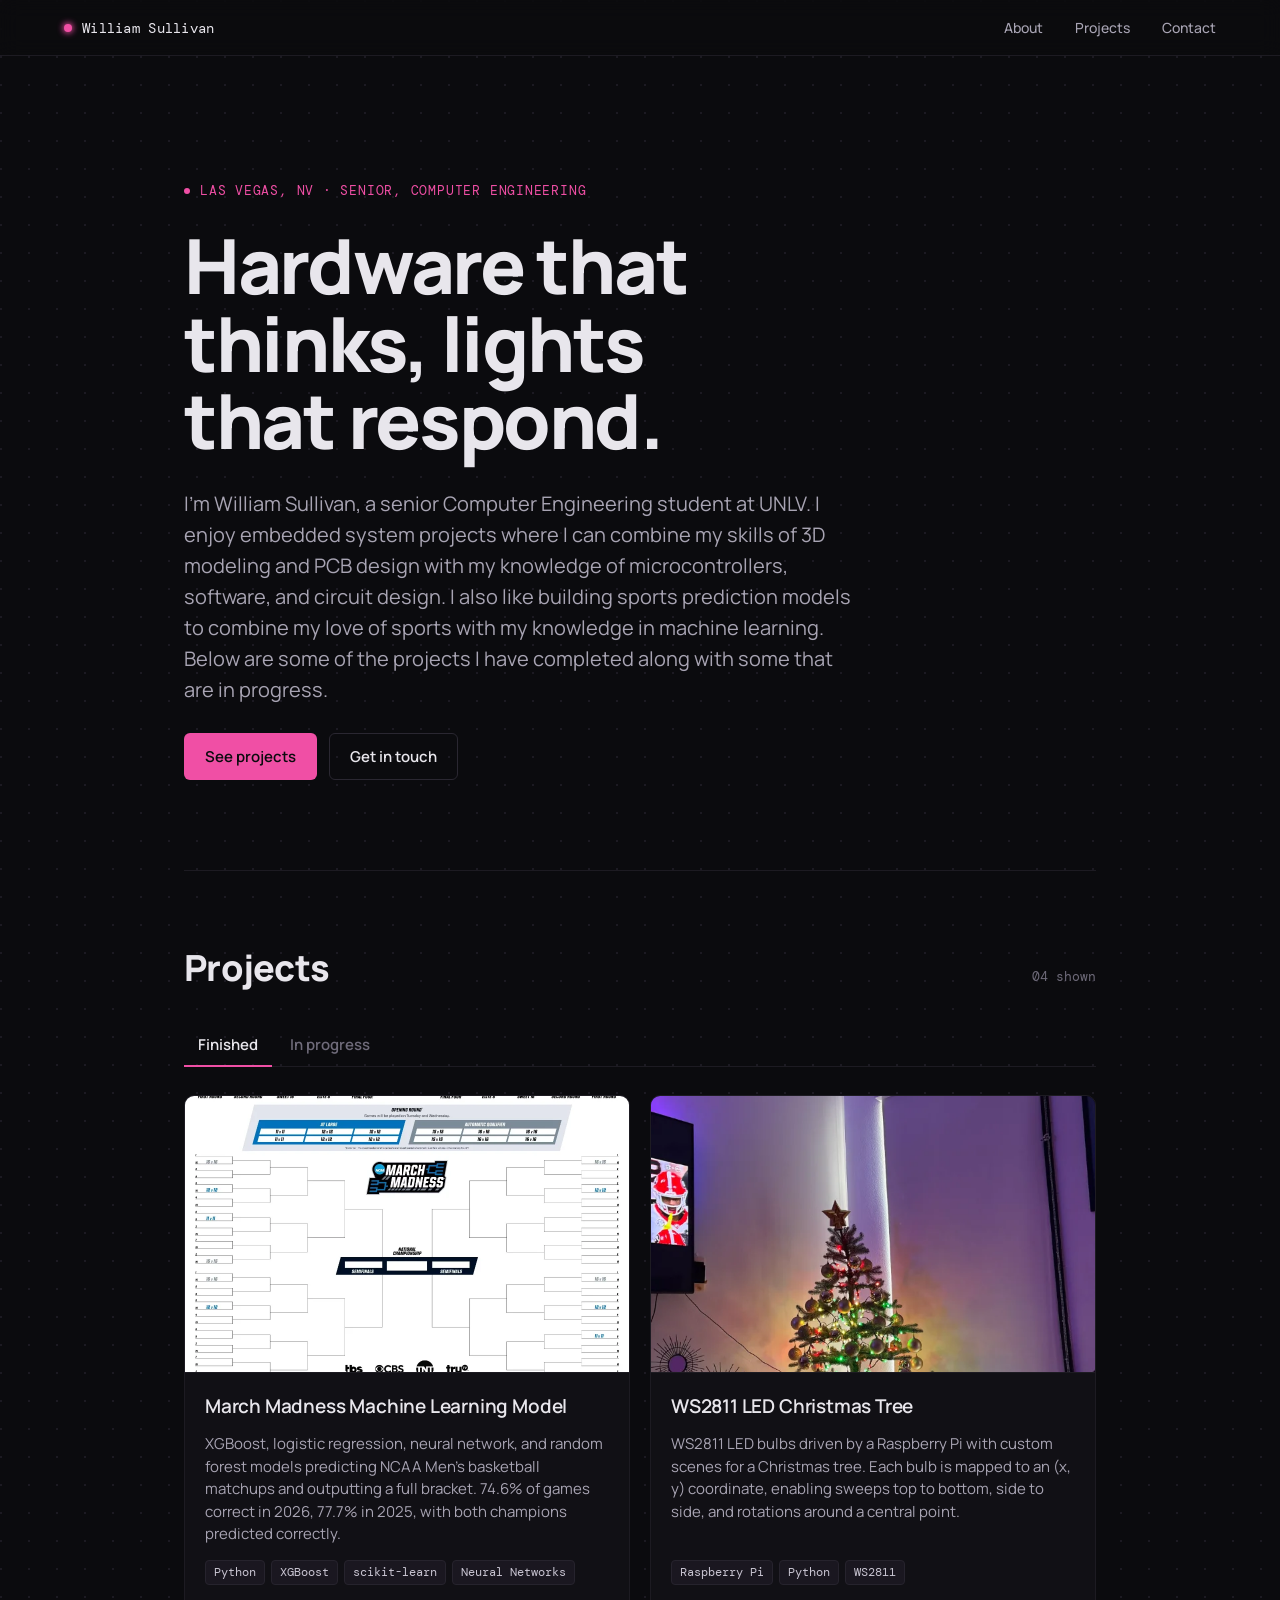
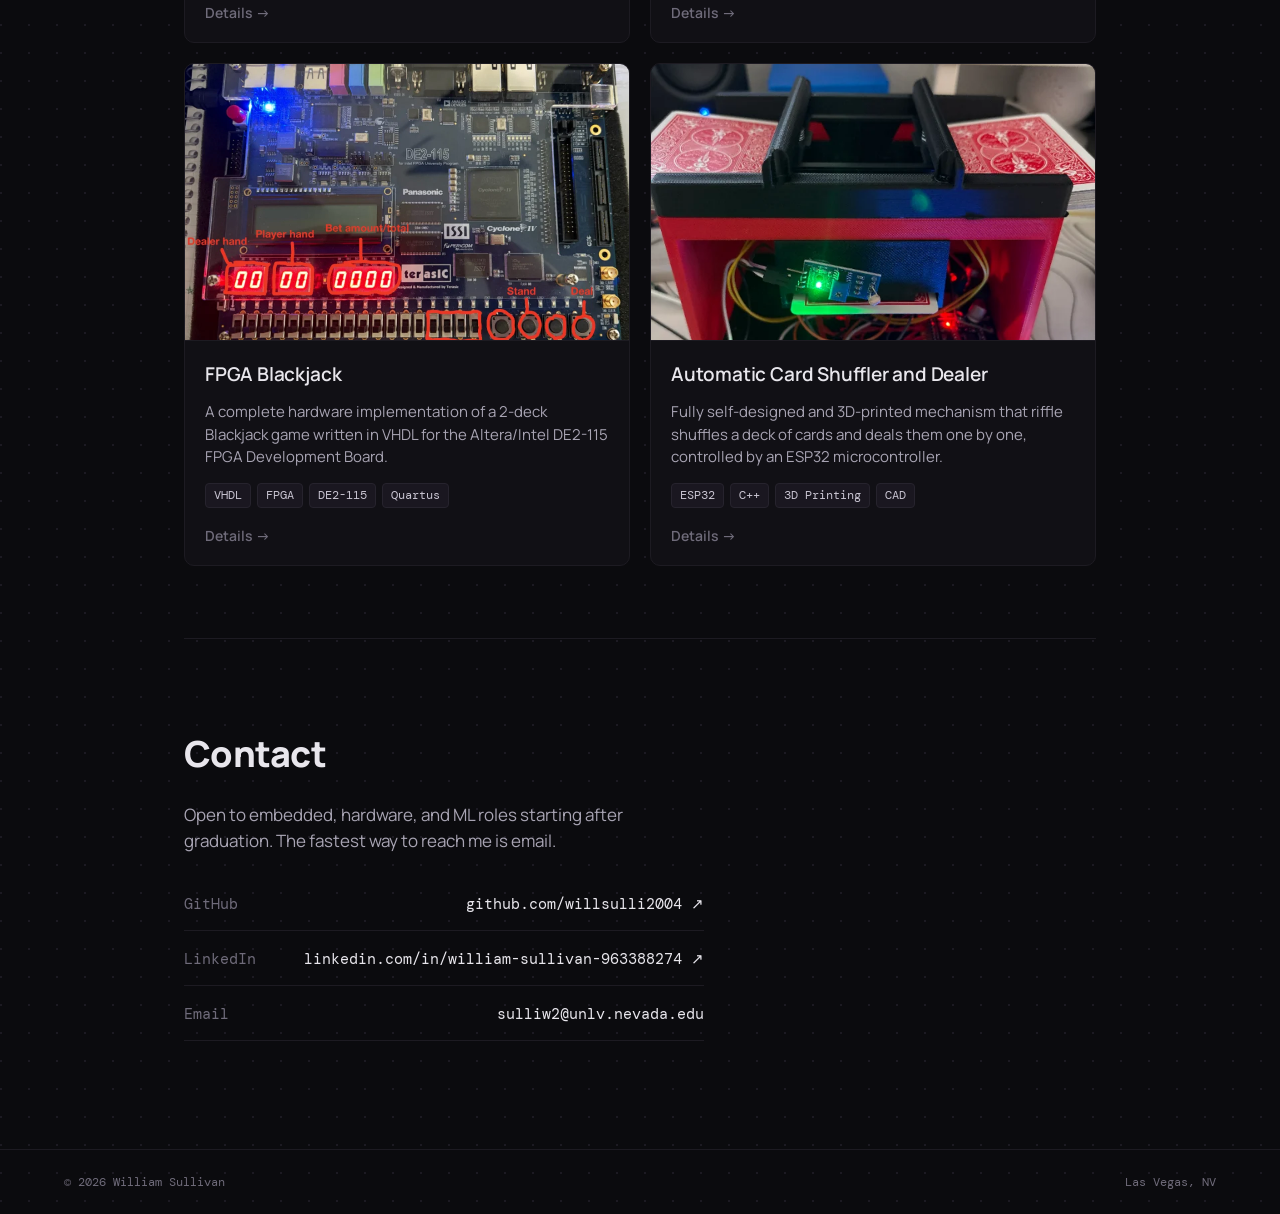
<file: index.html>
<!DOCTYPE html>
<html lang="en">
<head>
<meta charset="utf-8">
<meta name="viewport" content="width=device-width, initial-scale=1">
<title>William Sullivan — Computer Engineering Portfolio</title>
<meta name="description" content="Embedded systems, LED installations, and ML projects by William Sullivan, Computer Engineering student in Las Vegas, NV.">
<link rel="preconnect" href="https://fonts.googleapis.com">
<link rel="preconnect" href="https://fonts.gstatic.com" crossorigin>
<link href="https://fonts.googleapis.com/css2?family=Manrope:wght@400;500;600;700;800&family=DM+Mono:wght@400;500&display=swap" rel="stylesheet">
<link rel="stylesheet" href="assets/style.css">
</head>
<body id="top">
<div class="page">
  <header class="site-header" id="site-header"></header>

  <main class="wrap">
    <section id="about" class="hero">
      <div class="eyebrow"><span class="pulse"></span>Las Vegas, NV · Senior, Computer Engineering</div>
      <h1>Hardware that thinks, lights that respond.</h1>
      <p class="lede">I'm <span data-name>William Sullivan</span>, a senior Computer Engineering student at UNLV. I enjoy embedded system projects where I can combine my skills of 3D modeling and PCB design with my knowledge of microcontrollers, software, and circuit design. I also like building sports prediction models to combine my love of sports with my knowledge in machine learning. Below are some of the projects I have completed along with some that are in progress.</p>
      <div class="row">
        <a class="btn btn-primary" href="#projects">See projects</a>
        <a class="btn btn-ghost" href="#contact">Get in touch</a>
      </div>
    </section>

    <section id="projects" class="section">
      <div class="section-head">
        <h2 class="h2">Projects</h2>
        <span class="count" id="count"></span>
      </div>
      <div class="tabs" role="tablist">
        <button class="tab" role="tab" data-tab="finished" aria-selected="true">Finished</button>
        <button class="tab" role="tab" data-tab="progress" aria-selected="false">In progress</button>
      </div>
      <div class="grid" id="grid"></div>
    </section>

    <section id="contact" class="contact">
      <h2 class="h2">Contact</h2>
      <p class="lede" style="max-width:48ch;font-size:17px">Open to embedded, hardware, and ML roles starting after graduation. The fastest way to reach me is email.</p>
      <div class="contact-list" id="contact-list"></div>
    </section>
  </main>

  <footer class="site-footer" id="site-footer"></footer>
</div>
<script src="projects.js"></script>
<script src="assets/site.js"></script>
<script>Site.renderHome();</script>
</body>
</html>
</file>
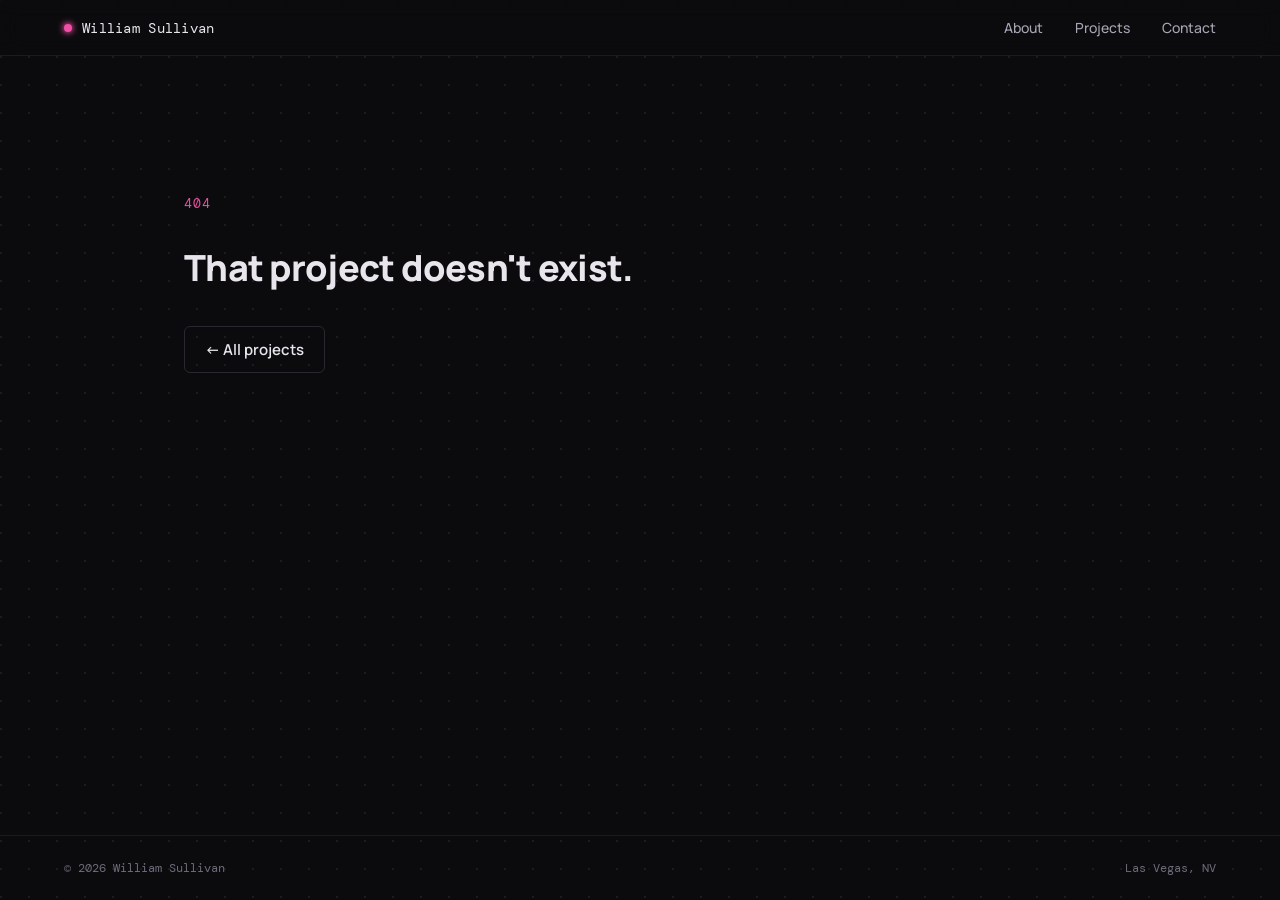
<file: project.html>
<!DOCTYPE html>
<html lang="en">
<head>
<meta charset="utf-8">
<meta name="viewport" content="width=device-width, initial-scale=1">
<title>Project — William Sullivan</title>
<meta name="description" content="">
<link rel="preconnect" href="https://fonts.googleapis.com">
<link rel="preconnect" href="https://fonts.gstatic.com" crossorigin>
<link href="https://fonts.googleapis.com/css2?family=Manrope:wght@400;500;600;700;800&family=DM+Mono:wght@400;500&display=swap" rel="stylesheet">
<link rel="stylesheet" href="assets/style.css">
</head>
<body>
<div class="page">
  <header class="site-header" id="site-header"></header>
  <main class="wrap" id="project"></main>
  <footer class="site-footer" id="site-footer"></footer>
</div>
<script src="projects.js"></script>
<script src="assets/site.js"></script>
<script>Site.renderProject();</script>
</body>
</html>
</file>
<file: assets/style.css>
:root{
  --bg:#0b0b0e; --panel:#111015; --panel-2:#131118; --chip:#1a1720;
  --line:#1d1b22; --line-2:#2a2731; --chip-line:#26232d;
  --text:#e8e6ec; --text-2:#c9c5d2; --muted:#a8a4b3; --dim:#6f6b7a;
  --accent:#f04fa5; --accent-hi:#ff7cc0; --ok:#5fd39a;
  --gutter:clamp(20px,5vw,64px);
  --mono:'DM Mono',ui-monospace,monospace;
}
html,body{margin:0;padding:0;background:var(--bg);color:var(--text);font-family:Manrope,system-ui,sans-serif;-webkit-font-smoothing:antialiased;scroll-behavior:smooth}
*{box-sizing:border-box}
a{color:var(--accent);text-decoration:none}
a:hover{color:var(--accent-hi)}
::selection{background:var(--accent);color:var(--bg)}
img,video{max-width:100%}
@keyframes pulse{0%,100%{opacity:1;box-shadow:0 0 6px 1px var(--accent)}50%{opacity:.55;box-shadow:0 0 2px 0 var(--accent)}}
:focus-visible{outline:2px solid var(--accent);outline-offset:3px}

.page{min-height:100vh;display:flex;flex-direction:column;background-image:radial-gradient(circle at 1px 1px,#1c1a22 1px,transparent 0);background-size:28px 28px}
.wrap{flex:1;width:100%;max-width:1040px;margin:0 auto;padding:0 var(--gutter)}

/* header / footer */
.site-header{position:sticky;top:0;z-index:10;display:flex;align-items:center;justify-content:space-between;gap:16px;padding:18px var(--gutter);background:rgba(11,11,14,.82);backdrop-filter:blur(10px);-webkit-backdrop-filter:blur(10px);border-bottom:1px solid var(--line)}
.brand{display:flex;align-items:center;gap:10px;color:var(--text);font-family:var(--mono);font-size:14px;letter-spacing:.02em;white-space:nowrap}
.brand:hover{color:var(--text)}
.dot{width:8px;height:8px;border-radius:50%;background:var(--accent);box-shadow:0 0 6px 1px var(--accent);display:inline-block;flex:none}
.site-nav{display:flex;gap:clamp(16px,3vw,32px);font-size:14px;font-weight:500}
.site-nav a{color:var(--muted)}
.site-nav a:hover{color:var(--text)}
.site-footer{padding:24px var(--gutter);border-top:1px solid var(--line);display:flex;justify-content:space-between;gap:16px;flex-wrap:wrap;font-family:var(--mono);font-size:12px;color:var(--dim)}

/* shared bits */
.eyebrow{display:flex;align-items:center;gap:10px;font-family:var(--mono);font-size:13px;color:var(--accent);letter-spacing:.06em;text-transform:uppercase}
.eyebrow .pulse{width:6px;height:6px;border-radius:50%;background:var(--accent);animation:pulse 2.4s ease-in-out infinite;display:inline-block}
.label{margin:0;font-family:var(--mono);font-size:12px;letter-spacing:.08em;color:var(--accent);text-transform:uppercase;font-weight:500}
.btn{display:inline-flex;align-items:center;gap:6px;padding:12px 20px;border-radius:6px;font-weight:600;font-size:15px;border:1px solid transparent;transition:background .15s,border-color .15s,color .15s}
.btn-primary{background:var(--accent);color:var(--bg)}
.btn-primary:hover{background:var(--accent-hi);color:var(--bg)}
.btn-ghost{border-color:var(--line-2);color:var(--text)}
.btn-ghost:hover{border-color:var(--accent);color:var(--text)}
.btn-sm{padding:10px 16px;font-size:14px}
.tag{font-family:var(--mono);font-size:11.5px;padding:4px 8px;border-radius:4px;background:var(--chip);color:var(--text-2);border:1px solid var(--chip-line);white-space:nowrap}
.tags{display:flex;flex-wrap:wrap;gap:6px}
.h2{margin:0;font-size:clamp(26px,3.5vw,36px);font-weight:800;letter-spacing:-.02em}

/* home */
.hero{padding:clamp(72px,14vh,140px) 0 clamp(56px,10vh,96px);display:grid;gap:28px}
.hero h1{margin:0;font-size:clamp(38px,7vw,76px);line-height:1.02;font-weight:800;letter-spacing:-.03em;max-width:14ch;text-wrap:balance}
.lede{margin:0;max-width:56ch;font-size:clamp(17px,2vw,20px);line-height:1.55;color:var(--muted);text-wrap:pretty}
.row{display:flex;flex-wrap:wrap;gap:12px}
.section{padding:clamp(40px,8vh,80px) 0;border-top:1px solid var(--line)}
.section-head{display:flex;align-items:baseline;justify-content:space-between;gap:16px;margin-bottom:32px}
.count{font-family:var(--mono);font-size:13px;color:var(--dim)}
.tabs{display:flex;gap:4px;margin-bottom:28px;border-bottom:1px solid var(--line)}
.tab{appearance:none;background:none;border:0;border-bottom:2px solid transparent;margin-bottom:-1px;padding:10px 14px;font:600 15px Manrope,system-ui,sans-serif;color:var(--dim);cursor:pointer}
.tab:hover{color:var(--text)}
.tab[aria-selected="true"]{border-bottom-color:var(--accent);color:var(--text)}
.grid{display:grid;grid-template-columns:repeat(auto-fill,minmax(min(100%,300px),1fr));gap:20px}

.card{display:flex;flex-direction:column;border:1px solid var(--line);border-radius:10px;background:var(--panel);overflow:hidden;color:inherit;transition:border-color .2s,transform .2s}
.card:hover{border-color:var(--accent);transform:translateY(-3px);color:inherit}
.card-media{position:relative;aspect-ratio:16/10;background:var(--panel-2);border-bottom:1px solid var(--line);overflow:hidden}
.card-media img{position:absolute;inset:0;width:100%;height:100%;object-fit:cover}
.card-media .badge{position:absolute;right:10px;bottom:10px;font-family:var(--mono);font-size:11px;padding:4px 8px;border-radius:4px;background:rgba(11,11,14,.8);color:var(--text-2);border:1px solid var(--line-2)}
.card-body{display:flex;flex-direction:column;gap:14px;padding:20px;flex:1}
.card h3{margin:0;font-size:19px;font-weight:600;letter-spacing:-.01em}
.card p{margin:0;font-size:15px;line-height:1.5;color:var(--muted);text-wrap:pretty}
.card .tags{margin-top:auto}
.card-foot{display:flex;justify-content:space-between;align-items:center;gap:12px;padding-top:4px;font-size:14px;font-weight:600;color:var(--dim)}
.card:hover .card-foot .go{color:var(--accent)}

.meter{display:grid;gap:6px}
.meter-top{display:flex;justify-content:space-between;font-family:var(--mono);font-size:11.5px;color:var(--dim)}
.meter-bar{height:4px;border-radius:2px;background:var(--chip);overflow:hidden}
.meter-bar span{display:block;height:100%;background:var(--accent);border-radius:2px}

.contact{padding:clamp(48px,10vh,96px) 0 clamp(64px,12vh,120px);border-top:1px solid var(--line);display:grid;gap:24px}
.contact-list{display:flex;flex-direction:column;gap:2px;max-width:520px;font-family:var(--mono);font-size:15px}
.contact-list a{display:flex;justify-content:space-between;align-items:center;gap:16px;padding:16px 0;border-bottom:1px solid var(--line);color:var(--text);min-width:0}
.contact > *{min-width:0}
.contact-list a span:last-child{min-width:0;overflow:hidden;text-overflow:ellipsis;white-space:nowrap}
.contact-list a:hover{color:var(--accent)}
.contact-list a span:first-child{color:var(--dim);flex:none}

/* project page */
.back{display:inline-flex;align-items:center;gap:8px;margin-top:clamp(28px,6vh,56px);font-family:var(--mono);font-size:13px;color:var(--muted)}
.back:hover{color:var(--text)}
.proj-head{padding:24px 0 clamp(28px,5vh,44px);display:grid;gap:18px}
.proj-head h1{margin:0;font-size:clamp(32px,5.5vw,56px);font-weight:800;letter-spacing:-.025em;line-height:1.05;text-wrap:balance}
.proj-head .lede{max-width:64ch;font-size:clamp(16px,1.8vw,18px)}

.gallery{display:grid;gap:12px;margin-bottom:clamp(36px,6vh,56px)}
.stage{position:relative;aspect-ratio:16/10;max-height:72vh;width:100%;border-radius:10px;overflow:hidden;background:#08080a;border:1px solid var(--line)}
.stage > img,.stage > video,.stage > iframe{position:absolute;inset:0;width:100%;height:100%;border:0;object-fit:contain;background:#08080a}
.stage > img{cursor:zoom-in}
.stage-nav{position:absolute;top:50%;transform:translateY(-50%);z-index:2;appearance:none;width:40px;height:40px;border-radius:50%;border:1px solid var(--line-2);background:rgba(11,11,14,.75);color:var(--text);font-size:18px;cursor:pointer;display:grid;place-items:center}
.stage-nav:hover{border-color:var(--accent)}
.stage-nav.prev{left:12px}.stage-nav.next{right:12px}
.stage-count{position:absolute;left:12px;top:12px;z-index:2;font-family:var(--mono);font-size:11.5px;padding:4px 8px;border-radius:4px;background:rgba(11,11,14,.8);color:var(--text-2);border:1px solid var(--line-2);pointer-events:none}
.caption{margin:0;font-size:14px;color:var(--muted);min-height:1.4em}
.thumbs{position:relative;display:flex;gap:8px;overflow-x:auto;padding:2px 2px 6px;scrollbar-width:thin}
.thumb{position:relative;flex:none;width:96px;aspect-ratio:4/3;border-radius:6px;overflow:hidden;border:1px solid var(--line-2);background:var(--panel-2);padding:0;cursor:pointer;opacity:.6;transition:opacity .15s,border-color .15s}
.thumb:hover{opacity:.9}
.thumb[aria-current="true"]{opacity:1;border-color:var(--accent)}
.thumb img,.thumb video{width:100%;height:100%;object-fit:cover;display:block}
.thumb .play{position:absolute;inset:0;display:grid;place-items:center;color:#fff;font-size:18px;text-shadow:0 1px 6px rgba(0,0,0,.8);background:rgba(0,0,0,.2)}
.empty-media{position:absolute;inset:0;display:grid;place-items:center;font-family:var(--mono);font-size:13px;color:var(--dim)}

.layout{display:grid;grid-template-columns:minmax(0,1fr) 280px;gap:clamp(28px,5vw,56px);align-items:start;padding-bottom:clamp(48px,8vh,88px)}
@media (max-width:820px){.layout{grid-template-columns:minmax(0,1fr)}}
.aside{display:grid;gap:28px;position:sticky;top:90px}
@media (max-width:820px){.aside{position:static;grid-template-columns:repeat(auto-fit,minmax(200px,1fr))}}
.aside ul{margin:0;padding-left:18px;font-size:15px;line-height:1.55;color:var(--text-2);display:grid;gap:4px}
.aside-block{display:grid;gap:10px}

.article{display:grid;gap:clamp(32px,5vh,44px);min-width:0}
.block{display:grid;gap:12px;align-content:start}
.block h2{margin:0;font-size:22px;font-weight:700;letter-spacing:-.01em}
.prose{font-size:16px;line-height:1.65;color:var(--text-2);max-width:70ch}
.prose p{margin:0 0 1em;text-wrap:pretty}
.prose p:last-child,.prose ul:last-child{margin-bottom:0}
.prose ul{margin:0 0 1em;padding-left:20px;display:grid;gap:4px}
.prose code{font-family:var(--mono);font-size:.9em;background:var(--chip);border:1px solid var(--chip-line);padding:1px 5px;border-radius:4px}
.prose strong{color:var(--text)}

.progress-card{border:1px solid var(--line-2);border-radius:10px;background:var(--panel);padding:clamp(18px,3vw,28px);display:grid;gap:22px}
.progress-top{display:flex;justify-content:space-between;align-items:baseline;gap:12px;flex-wrap:wrap}
.progress-top h2{margin:0;font-size:22px;font-weight:700}
.progress-top .meta{font-family:var(--mono);font-size:12px;color:var(--dim)}
.progress-card .meter-bar{height:6px}
.checklists{display:grid;grid-template-columns:repeat(auto-fit,minmax(min(100%,240px),1fr));gap:22px 36px}
.checklist{list-style:none;margin:0;padding:0;display:grid;gap:10px}
.checklist li{display:grid;grid-template-columns:20px 1fr;gap:10px;font-size:15px;line-height:1.45;color:var(--text-2)}
.checklist li::before{content:"";width:16px;height:16px;margin-top:2px;border-radius:4px;border:1.5px solid var(--line-2)}
.checklist.done li{color:var(--muted)}
.checklist.done li::before{background:var(--accent);border-color:var(--accent);background-image:url("data:image/svg+xml,%3Csvg xmlns='http://www.w3.org/2000/svg' viewBox='0 0 16 16'%3E%3Cpath d='M4 8.5l2.5 2.5L12 5.5' fill='none' stroke='%230b0b0e' stroke-width='2' stroke-linecap='round' stroke-linejoin='round'/%3E%3C/svg%3E")}
.checklist .note{display:block;font-size:13px;color:var(--dim);margin-top:2px}

.log{list-style:none;margin:0;padding:0;display:grid;gap:28px;border-left:1px solid var(--line-2);margin-left:5px}
.log > li{position:relative;padding-left:24px;display:grid;gap:8px}
.log > li::before{content:"";position:absolute;left:-5px;top:6px;width:9px;height:9px;border-radius:50%;background:var(--bg);border:2px solid var(--accent)}
.log time{font-family:var(--mono);font-size:12px;color:var(--dim)}
.log h3{margin:0;font-size:17px;font-weight:600}
.log-media{display:flex;gap:8px;flex-wrap:wrap;margin-top:4px}
.log-media .thumb{width:120px;opacity:1}

.pager{display:grid;grid-template-columns:1fr 1fr;gap:16px;border-top:1px solid var(--line);padding:28px 0 clamp(48px,8vh,80px)}
.pager a{display:grid;gap:4px;padding:16px;border:1px solid var(--line);border-radius:10px;background:var(--panel);color:var(--text);min-width:0}
.pager a:hover{border-color:var(--accent);color:var(--text)}
.pager a.next{text-align:right}
.pager small{font-family:var(--mono);font-size:11.5px;color:var(--dim)}
.pager span{font-weight:600;overflow:hidden;text-overflow:ellipsis;white-space:nowrap}

/* lightbox */
.lightbox{position:fixed;inset:0;z-index:50;background:rgba(6,6,8,.94);display:none;align-items:center;justify-content:center;padding:clamp(12px,4vw,56px)}
.lightbox.open{display:flex}
.lightbox img{max-width:100%;max-height:100%;object-fit:contain;border-radius:6px}
.lightbox .close{position:absolute;top:16px;right:16px;appearance:none;width:40px;height:40px;border-radius:8px;border:1px solid var(--line-2);background:rgba(11,11,14,.8);color:var(--text);font-size:20px;cursor:pointer}
.lightbox .close:hover{border-color:var(--accent)}
.lightbox .stage-nav{position:fixed}
.lightbox .lb-cap{position:fixed;left:0;right:0;bottom:16px;text-align:center;font-size:14px;color:var(--muted);padding:0 64px}

.notfound{padding:clamp(72px,14vh,140px) 0;display:grid;gap:18px}

@media (prefers-reduced-motion:reduce){*{animation:none!important;transition:none!important;scroll-behavior:auto!important}}
@media (max-width:520px){.site-nav{gap:14px}.brand{font-size:13px}.pager{grid-template-columns:1fr}.pager a.next{text-align:left}}
</file>
